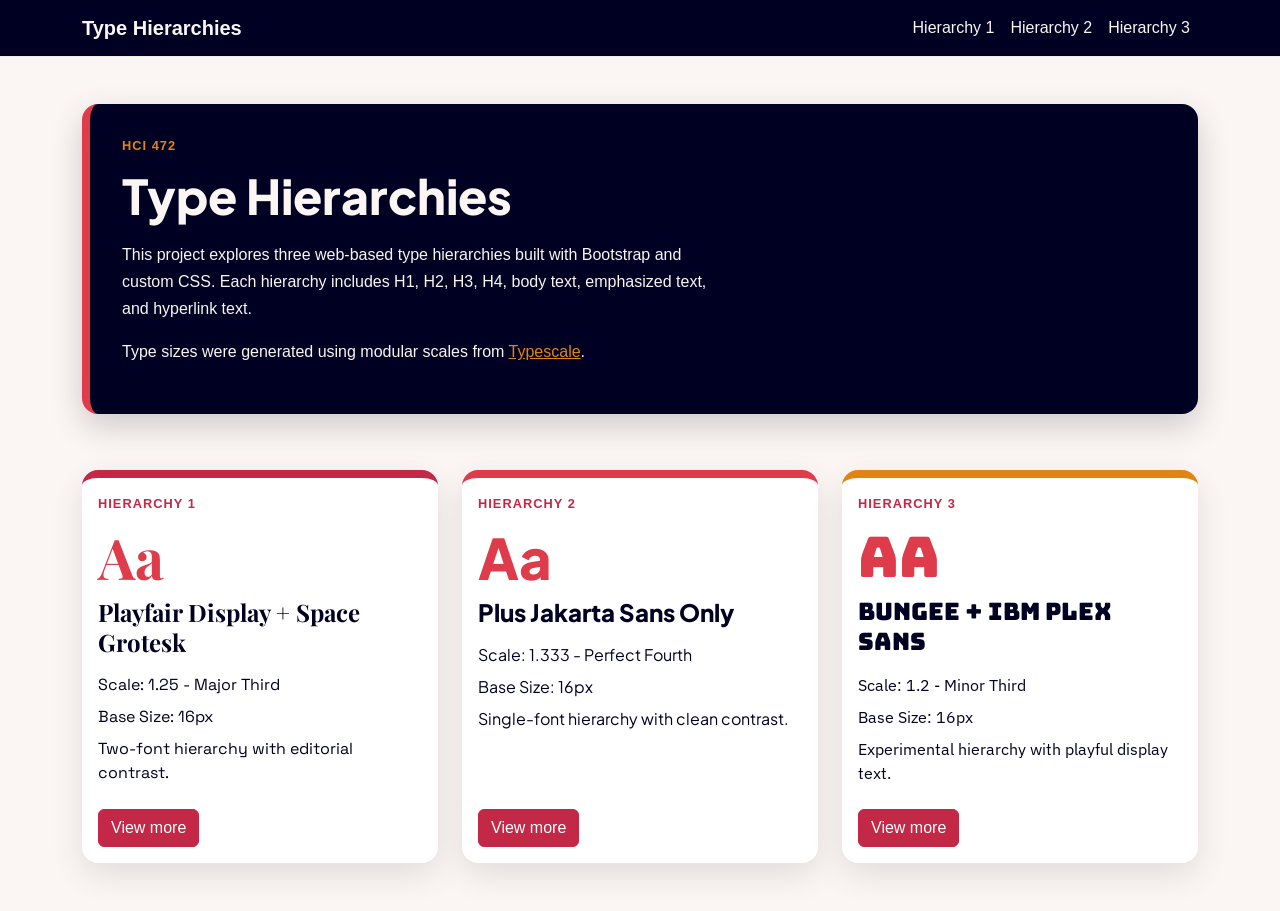
<file: index.html>
<!doctype html>
<html lang="en">
<head>
  <meta charset="UTF-8">
  <meta name="viewport" content="width=device-width, initial-scale=1.0">
  <title>Type Hierarchies Homework</title>
  <link rel="preconnect" href="https://fonts.googleapis.com">
  <link rel="preconnect" href="https://fonts.gstatic.com" crossorigin>
  <link href="https://fonts.googleapis.com/css2?family=Bungee&family=IBM+Plex+Sans:ital,wght@0,400;0,500;0,700;1,400&family=Playfair+Display:wght@600;700;800&family=Plus+Jakarta+Sans:wght@400;500;700;800&family=Space+Grotesk:wght@400;500;700&display=swap" rel="stylesheet">
  <link href="https://cdn.jsdelivr.net/npm/bootstrap@5.3.3/dist/css/bootstrap.min.css" rel="stylesheet">
  <link rel="stylesheet" href="style.css">
</head>
<body class="index-page">
  <nav class="navbar navbar-expand-lg site-nav">
    <div class="container">
      <a class="navbar-brand fw-bold" href="index.html">Type Hierarchies</a>
      <div class="navbar-nav">
        <a class="nav-link" href="hierarchy1.html">Hierarchy 1</a>
        <a class="nav-link" href="hierarchy2.html">Hierarchy 2</a>
        <a class="nav-link" href="hierarchy3.html">Hierarchy 3</a>
      </div>
    </div>
  </nav>

  <main class="container py-5">
    <div class="intro-panel">
      <p class="header">HCI 472</p>
      <h1 class="index-title">Type Hierarchies </h1>
      <p class="index-copy">
        This project explores three web-based type hierarchies built with Bootstrap and custom CSS.
        Each hierarchy includes H1, H2, H3, H4, body text, emphasized text, and hyperlink text.
      </p>
      <p class="index-copy">
        Type sizes were generated using modular scales from
        <a href="https://typescale.com/" target="_blank">Typescale</a>.
      </p>
    </div>

    <div class="row g-4 mt-2">
      <div class="col-md-4">
        <div class="card hierarchy-card card-one h-100">
          <div class="card-body">
            <p class="card-kicker">Hierarchy 1</p>
            <p class="card-specimen" aria-hidden="true">Aa</p>
            <h2 class="card-heading">Playfair Display + Space Grotesk</h2>
            <p class="card-copy">Scale: 1.25 - Major Third</p>
            <p class="card-copy">Base Size: 16px</p>
            <p class="card-copy">Two-font hierarchy with editorial contrast.</p>
            <a href="hierarchy1.html" class="btn btn-card">View more</a>
          </div>
        </div>
      </div>

      <div class="col-md-4">
        <div class="card hierarchy-card card-two h-100">
          <div class="card-body">
            <p class="card-kicker">Hierarchy 2</p>
            <p class="card-specimen" aria-hidden="true">Aa</p>
            <h2 class="card-heading">Plus Jakarta Sans Only</h2>
            <p class="card-copy">Scale: 1.333 - Perfect Fourth</p>
            <p class="card-copy">Base Size: 16px</p>
            <p class="card-copy">Single-font hierarchy with clean contrast.</p>
            <a href="hierarchy2.html" class="btn btn-card">View more</a>
          </div>
        </div>
      </div>

      <div class="col-md-4">
        <div class="card hierarchy-card card-three h-100">
          <div class="card-body">
            <p class="card-kicker">Hierarchy 3</p>
            <p class="card-specimen" aria-hidden="true">Aa</p>
            <h2 class="card-heading">Bungee + IBM Plex Sans</h2>
            <p class="card-copy">Scale: 1.2 - Minor Third</p>
            <p class="card-copy">Base Size: 16px</p>
            <p class="card-copy">Experimental hierarchy with playful display text.</p>
            <a href="hierarchy3.html" class="btn btn-card">View more</a>
          </div>
        </div>
      </div>
    </div>
  </main>
</body>
</html>
</file>
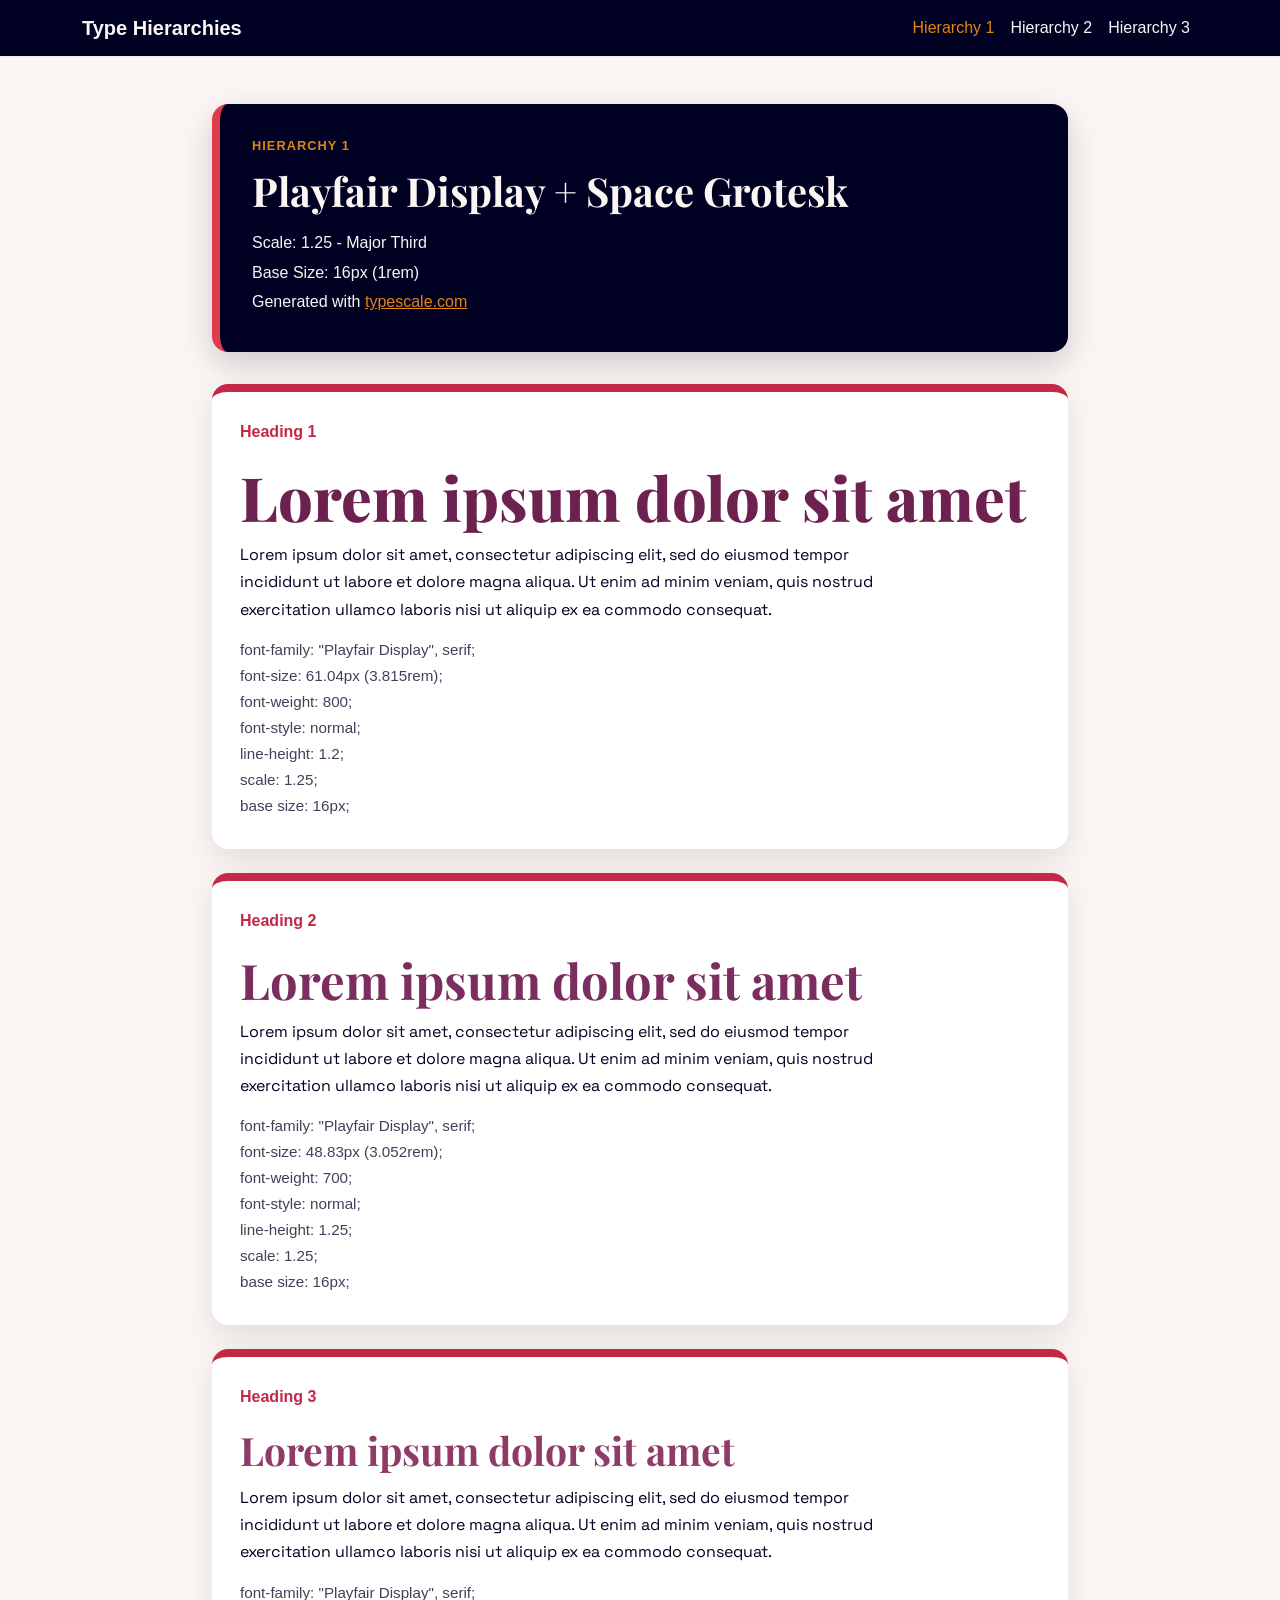
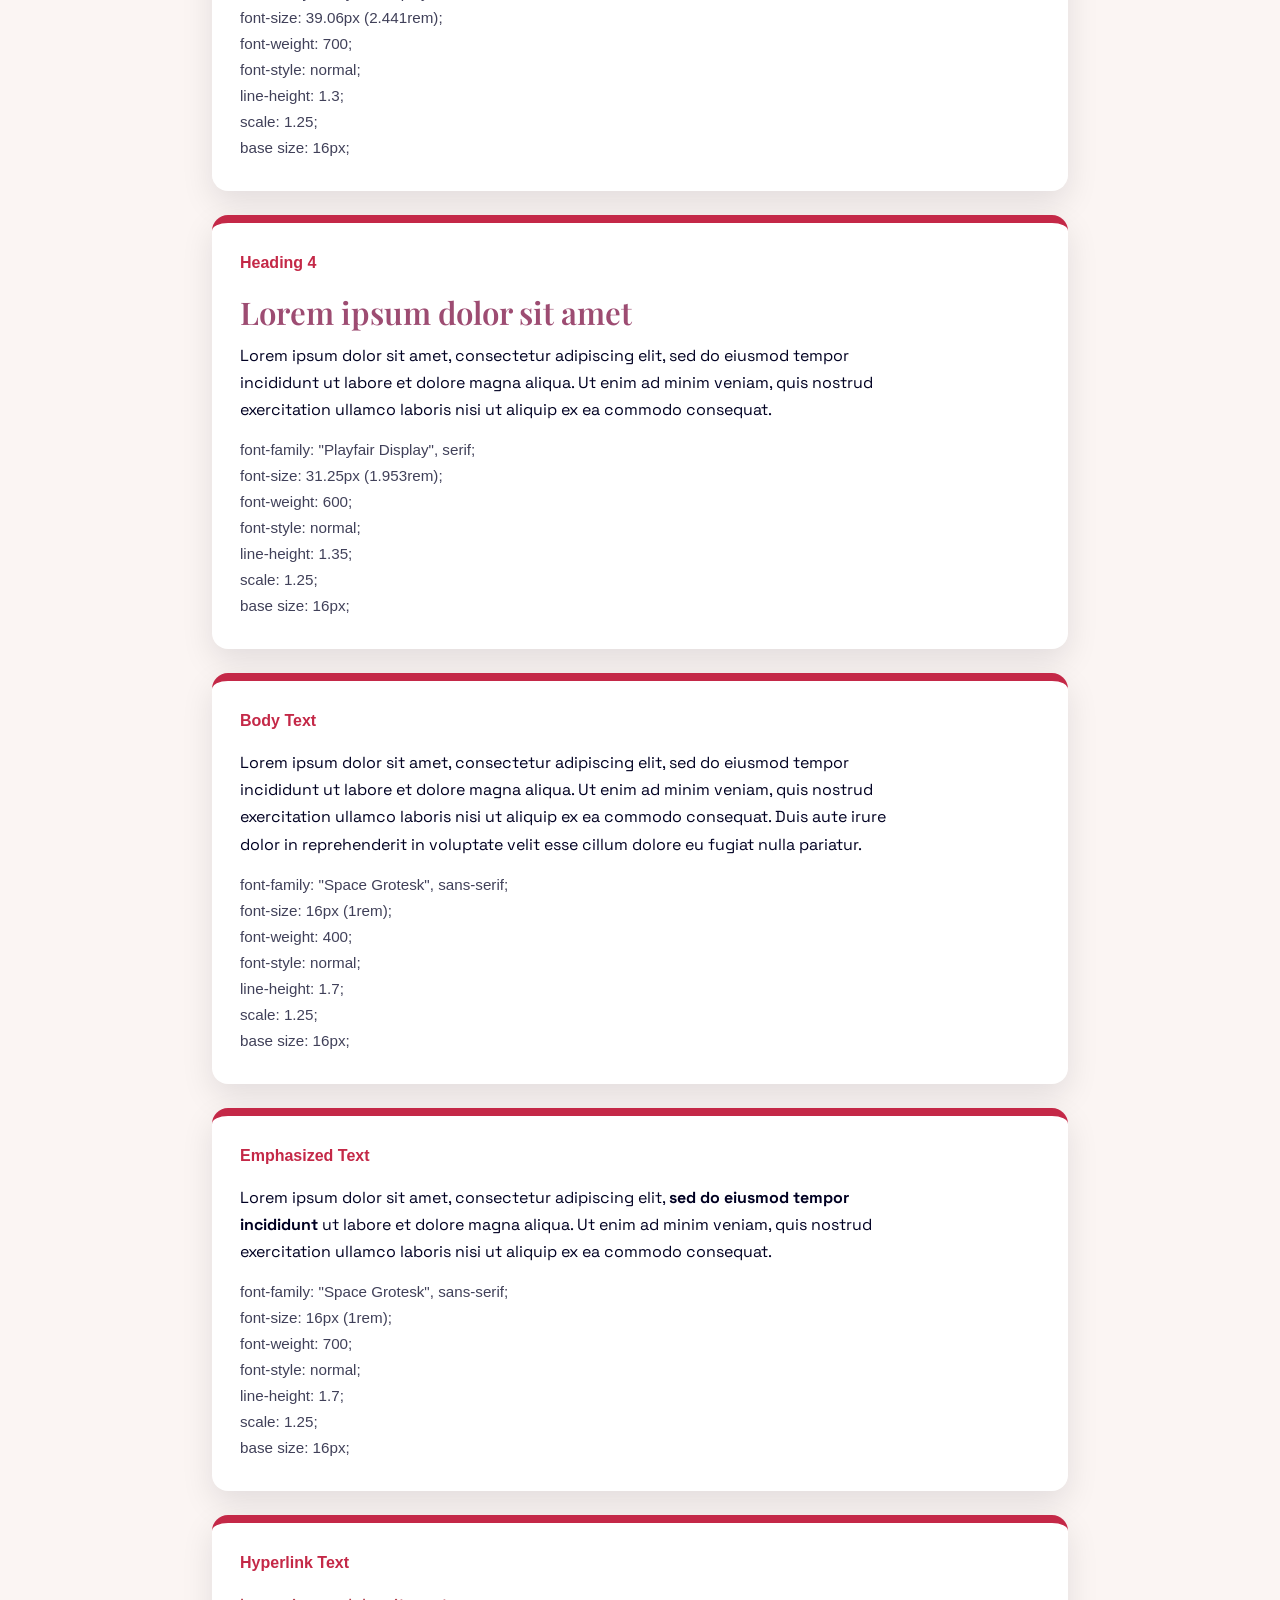
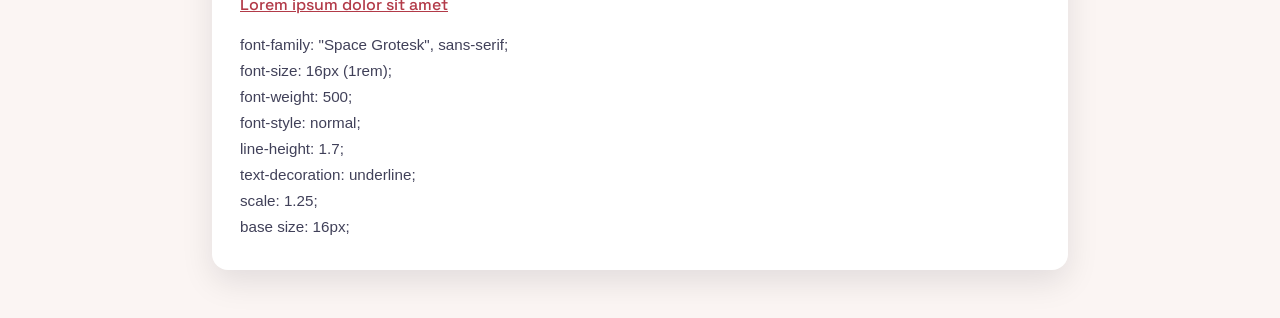
<file: hierarchy1.html>
<!doctype html>
<html lang="en">
<head>
  <meta charset="UTF-8">
  <meta name="viewport" content="width=device-width, initial-scale=1.0">
  <title>Hierarchy 1 - Playfair Display + Space Grotesk</title>
  <link rel="preconnect" href="https://fonts.googleapis.com">
  <link rel="preconnect" href="https://fonts.gstatic.com" crossorigin>
  <link href="https://fonts.googleapis.com/css2?family=Playfair+Display:wght@600;700;800&family=Space+Grotesk:wght@400;500;700&display=swap" rel="stylesheet">
  <link href="https://cdn.jsdelivr.net/npm/bootstrap@5.3.3/dist/css/bootstrap.min.css" rel="stylesheet">
  <link rel="stylesheet" href="style.css">
</head>
<body class="hierarchy-one">
  <nav class="navbar navbar-expand-lg site-nav">
    <div class="container">
      <a class="navbar-brand fw-bold" href="index.html">Type Hierarchies</a>
      <div class="navbar-nav">
        <a class="nav-link active" href="hierarchy1.html">Hierarchy 1</a>
        <a class="nav-link" href="hierarchy2.html">Hierarchy 2</a>
        <a class="nav-link" href="hierarchy3.html">Hierarchy 3</a>
      </div>
    </div>
  </nav>

  <main class="container py-5 hierarchy-layout">
    <div class="page-header-block">
      <p class="header">Hierarchy 1</p>
      <h1 class="page-title">Playfair Display + Space Grotesk</h1>
      <p class="meta">Scale: 1.25 - Major Third</p>
      <p class="meta">Base Size: 16px (1rem)</p>
      <p class="meta">Generated with <a href="https://typescale.com/" target="_blank">typescale.com</a></p>
    </div>

    <section class="spec-block">
      <p class="label">Heading 1</p>
      <h1 class="h1-sample">Lorem ipsum dolor sit amet</h1>
      <p class="body-sample">
        Lorem ipsum dolor sit amet, consectetur adipiscing elit, sed do eiusmod tempor incididunt ut labore et dolore magna aliqua. Ut enim ad minim veniam, quis nostrud exercitation ullamco laboris nisi ut aliquip ex ea commodo consequat.
      </p>
      <p class="spec">font-family: "Playfair Display", serif;</p>
      <p class="spec">font-size: 61.04px (3.815rem);</p>
      <p class="spec">font-weight: 800;</p>
      <p class="spec">font-style: normal;</p>
      <p class="spec">line-height: 1.2;</p>
      <p class="spec">scale: 1.25;</p>
      <p class="spec">base size: 16px;</p>
    </section>

    <section class="spec-block">
      <p class="label">Heading 2</p>
      <h2 class="h2-sample">Lorem ipsum dolor sit amet</h2>
      <p class="body-sample">
        Lorem ipsum dolor sit amet, consectetur adipiscing elit, sed do eiusmod tempor incididunt ut labore et dolore magna aliqua. Ut enim ad minim veniam, quis nostrud exercitation ullamco laboris nisi ut aliquip ex ea commodo consequat.
      </p>
      <p class="spec">font-family: "Playfair Display", serif;</p>
      <p class="spec">font-size: 48.83px (3.052rem);</p>
      <p class="spec">font-weight: 700;</p>
      <p class="spec">font-style: normal;</p>
      <p class="spec">line-height: 1.25;</p>
      <p class="spec">scale: 1.25;</p>
      <p class="spec">base size: 16px;</p>
    </section>

    <section class="spec-block">
      <p class="label">Heading 3</p>
      <h3 class="h3-sample">Lorem ipsum dolor sit amet</h3>
      <p class="body-sample">
        Lorem ipsum dolor sit amet, consectetur adipiscing elit, sed do eiusmod tempor incididunt ut labore et dolore magna aliqua. Ut enim ad minim veniam, quis nostrud exercitation ullamco laboris nisi ut aliquip ex ea commodo consequat.
      </p>
      <p class="spec">font-family: "Playfair Display", serif;</p>
      <p class="spec">font-size: 39.06px (2.441rem);</p>
      <p class="spec">font-weight: 700;</p>
      <p class="spec">font-style: normal;</p>
      <p class="spec">line-height: 1.3;</p>
      <p class="spec">scale: 1.25;</p>
      <p class="spec">base size: 16px;</p>
    </section>

    <section class="spec-block">
      <p class="label">Heading 4</p>
      <h4 class="h4-sample">Lorem ipsum dolor sit amet</h4>
      <p class="body-sample">
        Lorem ipsum dolor sit amet, consectetur adipiscing elit, sed do eiusmod tempor incididunt ut labore et dolore magna aliqua. Ut enim ad minim veniam, quis nostrud exercitation ullamco laboris nisi ut aliquip ex ea commodo consequat.
      </p>
      <p class="spec">font-family: "Playfair Display", serif;</p>
      <p class="spec">font-size: 31.25px (1.953rem);</p>
      <p class="spec">font-weight: 600;</p>
      <p class="spec">font-style: normal;</p>
      <p class="spec">line-height: 1.35;</p>
      <p class="spec">scale: 1.25;</p>
      <p class="spec">base size: 16px;</p>
    </section>

    <section class="spec-block">
      <p class="label">Body Text</p>
      <p class="body-sample">
        Lorem ipsum dolor sit amet, consectetur adipiscing elit, sed do eiusmod tempor incididunt ut labore et dolore magna aliqua. Ut enim ad minim veniam, quis nostrud exercitation ullamco laboris nisi ut aliquip ex ea commodo consequat. Duis aute irure dolor in reprehenderit in voluptate velit esse cillum dolore eu fugiat nulla pariatur.
      </p>
      <p class="spec">font-family: "Space Grotesk", sans-serif;</p>
      <p class="spec">font-size: 16px (1rem);</p>
      <p class="spec">font-weight: 400;</p>
      <p class="spec">font-style: normal;</p>
      <p class="spec">line-height: 1.7;</p>
      <p class="spec">scale: 1.25;</p>
      <p class="spec">base size: 16px;</p>
    </section>

    <section class="spec-block">
      <p class="label">Emphasized Text</p>
      <p class="body-sample">
        Lorem ipsum dolor sit amet, consectetur adipiscing elit, <em class="emphasis-sample">sed do eiusmod tempor incididunt</em> ut labore et dolore magna aliqua. Ut enim ad minim veniam, quis nostrud exercitation ullamco laboris nisi ut aliquip ex ea commodo consequat.
      </p>
      <p class="spec">font-family: "Space Grotesk", sans-serif;</p>
      <p class="spec">font-size: 16px (1rem);</p>
      <p class="spec">font-weight: 700;</p>
      <p class="spec">font-style: normal;</p>
      <p class="spec">line-height: 1.7;</p>
      <p class="spec">scale: 1.25;</p>
      <p class="spec">base size: 16px;</p>
    </section>

    <section class="spec-block">
      <p class="label">Hyperlink Text</p>
      <p><a href="#" class="link-sample">Lorem ipsum dolor sit amet </a></p>
      <p class="spec">font-family: "Space Grotesk", sans-serif;</p>
      <p class="spec">font-size: 16px (1rem);</p>
      <p class="spec">font-weight: 500;</p>
      <p class="spec">font-style: normal;</p>
      <p class="spec">line-height: 1.7;</p>
      <p class="spec">text-decoration: underline;</p>
      <p class="spec">scale: 1.25;</p>
      <p class="spec">base size: 16px;</p>
    </section>
  </main>
</body>
</html>
</file>
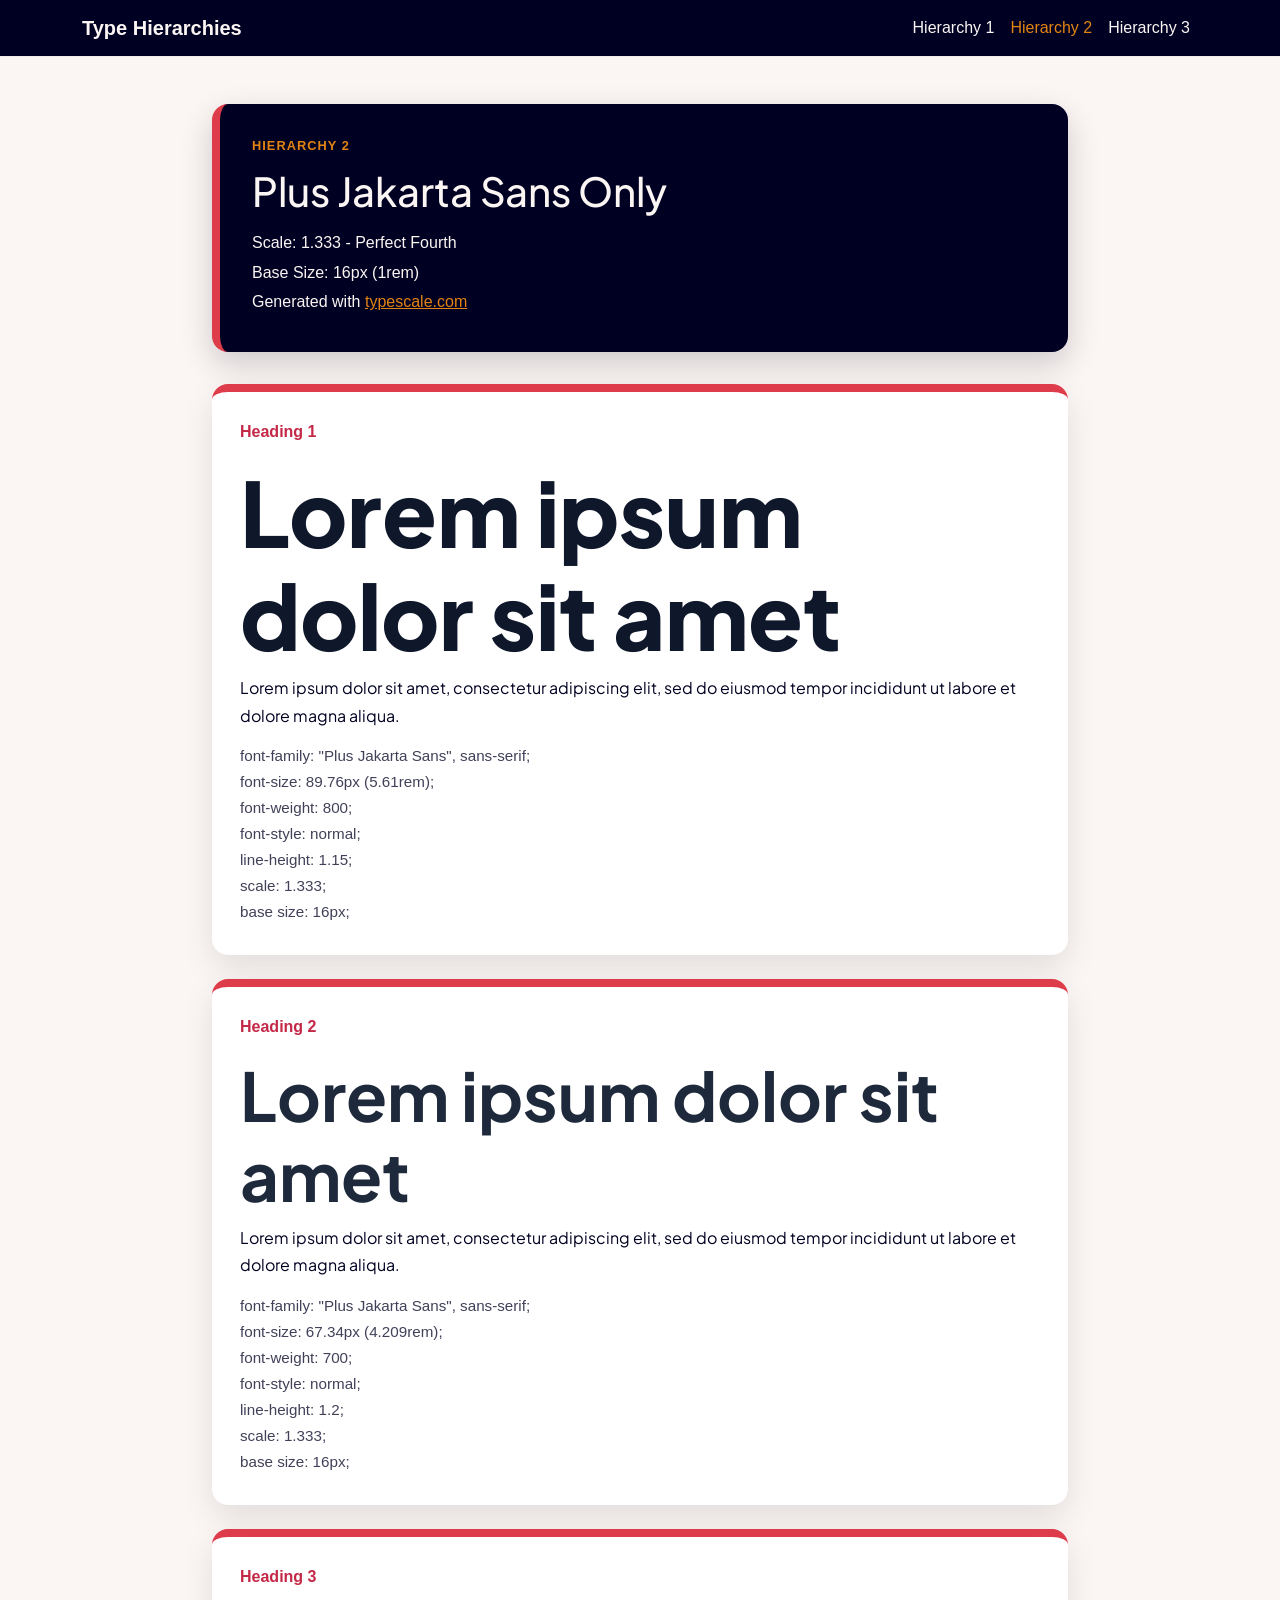
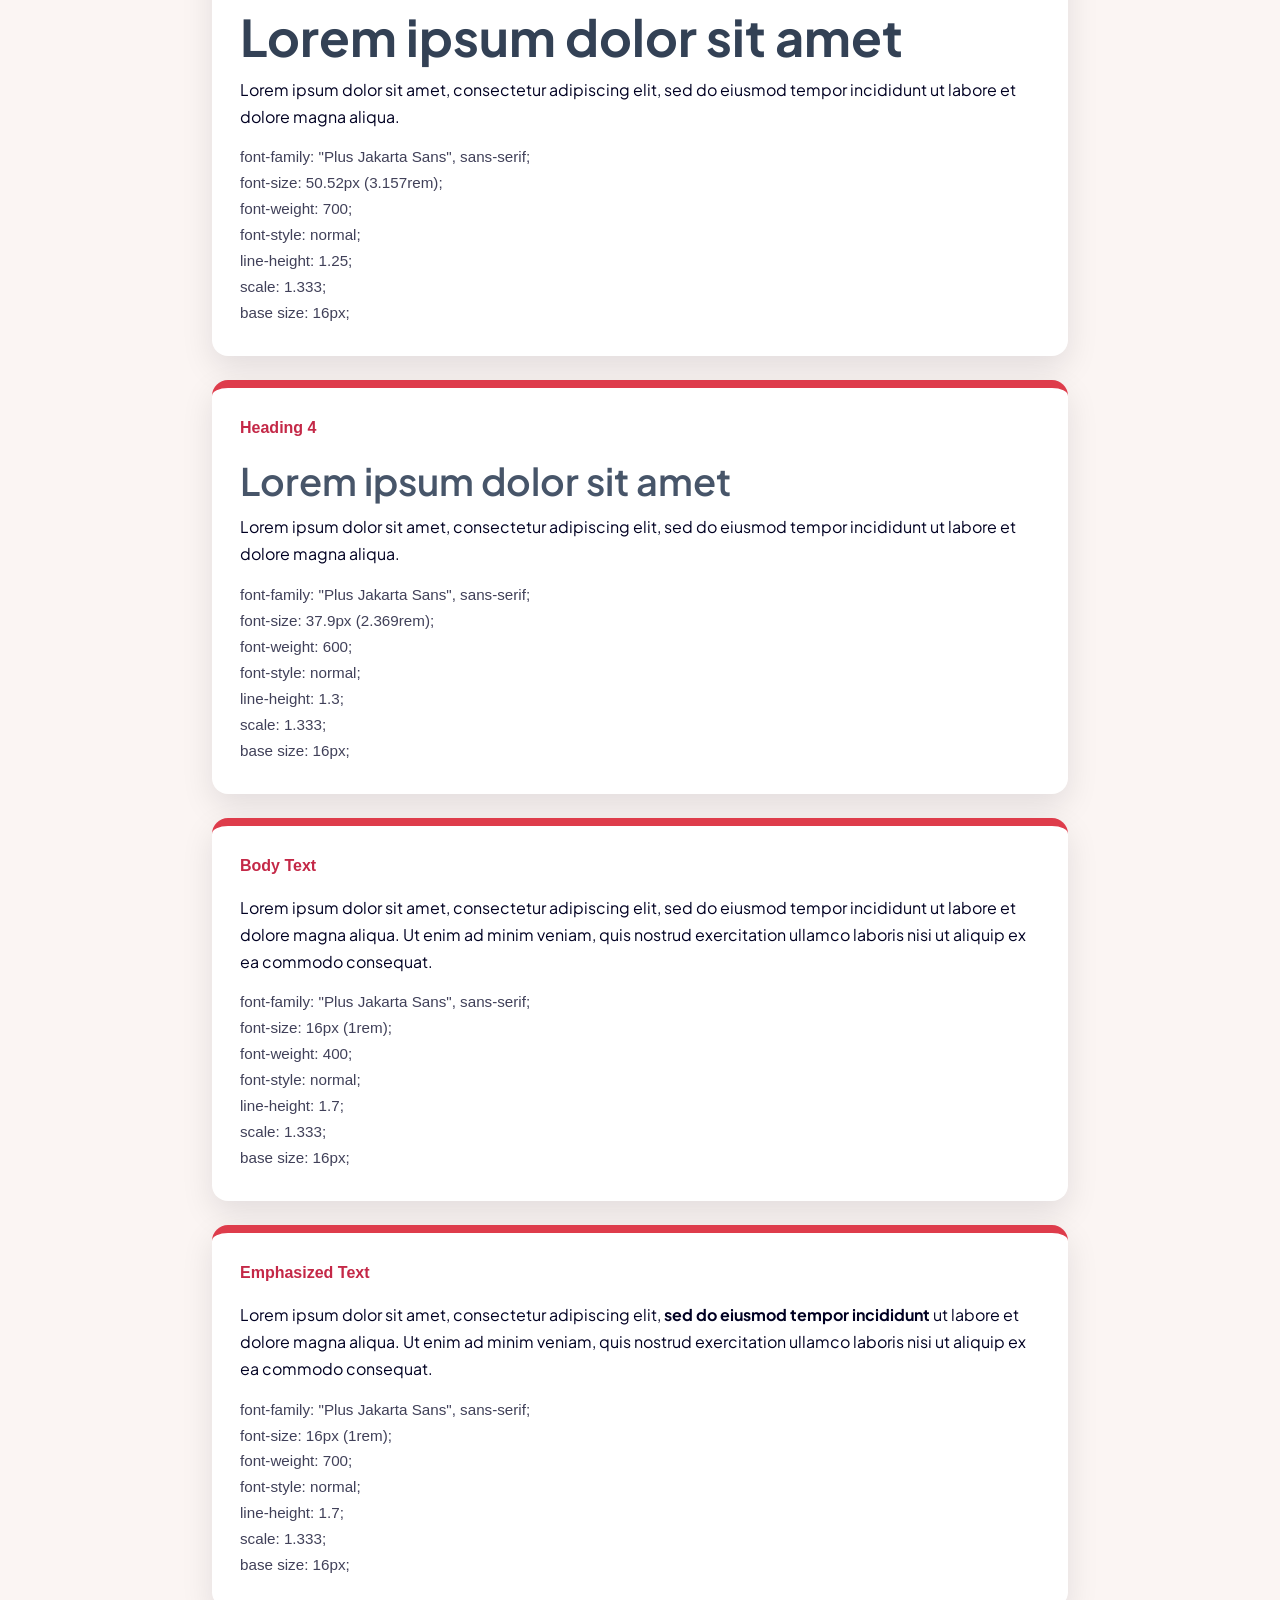
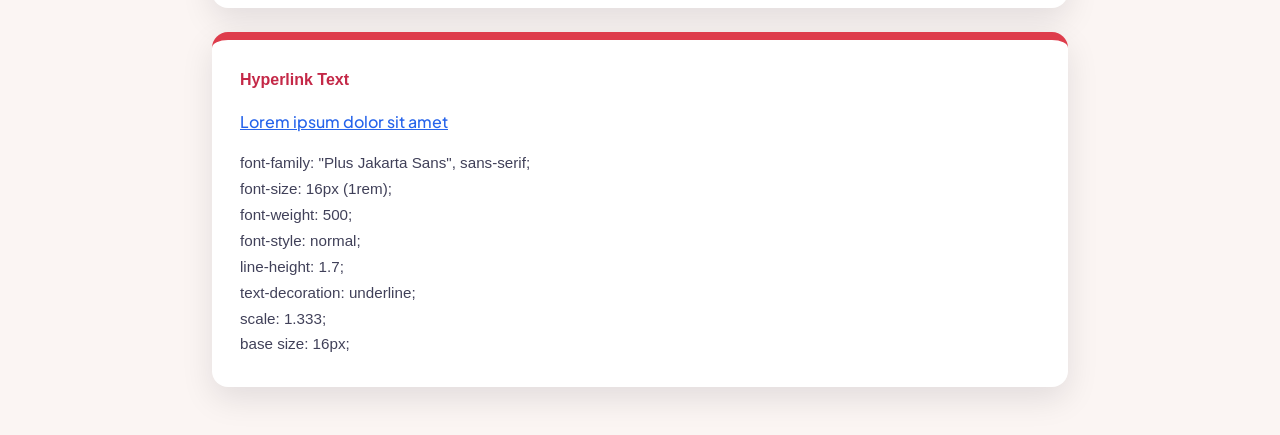
<file: hierarchy2.html>
<!doctype html>
<html lang="en">
<head>
  <meta charset="UTF-8">
  <meta name="viewport" content="width=device-width, initial-scale=1.0">
  <title>Hierarchy 2 - Plus Jakarta Sans Only</title>
  <link rel="preconnect" href="https://fonts.googleapis.com">
  <link rel="preconnect" href="https://fonts.gstatic.com" crossorigin>
  <link href="https://fonts.googleapis.com/css2?family=Plus+Jakarta+Sans:wght@400;500;600;700;800&display=swap" rel="stylesheet">
  <link href="https://cdn.jsdelivr.net/npm/bootstrap@5.3.3/dist/css/bootstrap.min.css" rel="stylesheet">
  <link rel="stylesheet" href="style.css">
</head>
<body class="hierarchy-two">
  <nav class="navbar navbar-expand-lg site-nav">
    <div class="container">
      <a class="navbar-brand fw-bold" href="index.html">Type Hierarchies</a>
      <div class="navbar-nav">
        <a class="nav-link" href="hierarchy1.html">Hierarchy 1</a>
        <a class="nav-link active" href="hierarchy2.html">Hierarchy 2</a>
        <a class="nav-link" href="hierarchy3.html">Hierarchy 3</a>
      </div>
    </div>
  </nav>

  <main class="container py-5 hierarchy-layout">
    <div class="page-header-block">
      <p class="header">Hierarchy 2</p>
      <h1 class="page-title">Plus Jakarta Sans Only</h1>
      <p class="meta">Scale: 1.333 - Perfect Fourth</p>
      <p class="meta">Base Size: 16px (1rem)</p>
      <p class="meta">Generated with <a href="https://typescale.com/" target="_blank">typescale.com</a></p>
    </div>

    <section class="spec-block">
      <p class="label">Heading 1</p>
      <h1 class="h1-sample">Lorem ipsum dolor sit amet</h1>
      <p class="body-sample">
        Lorem ipsum dolor sit amet, consectetur adipiscing elit, sed do eiusmod tempor incididunt ut labore et dolore magna aliqua.
      </p>
      <p class="spec">font-family: "Plus Jakarta Sans", sans-serif;</p>
      <p class="spec">font-size: 89.76px (5.61rem);</p>
      <p class="spec">font-weight: 800;</p>
      <p class="spec">font-style: normal;</p>
      <p class="spec">line-height: 1.15;</p>
      <p class="spec">scale: 1.333;</p>
      <p class="spec">base size: 16px;</p>
    </section>

    <section class="spec-block">
      <p class="label">Heading 2</p>
      <h2 class="h2-sample">Lorem ipsum dolor sit amet</h2>
      <p class="body-sample">
        Lorem ipsum dolor sit amet, consectetur adipiscing elit, sed do eiusmod tempor incididunt ut labore et dolore magna aliqua.
      </p>
      <p class="spec">font-family: "Plus Jakarta Sans", sans-serif;</p>
      <p class="spec">font-size: 67.34px (4.209rem);</p>
      <p class="spec">font-weight: 700;</p>
      <p class="spec">font-style: normal;</p>
      <p class="spec">line-height: 1.2;</p>
      <p class="spec">scale: 1.333;</p>
      <p class="spec">base size: 16px;</p>
    </section>

    <section class="spec-block">
      <p class="label">Heading 3</p>
      <h3 class="h3-sample">Lorem ipsum dolor sit amet</h3>
      <p class="body-sample">
        Lorem ipsum dolor sit amet, consectetur adipiscing elit, sed do eiusmod tempor incididunt ut labore et dolore magna aliqua.
      </p>
      <p class="spec">font-family: "Plus Jakarta Sans", sans-serif;</p>
      <p class="spec">font-size: 50.52px (3.157rem);</p>
      <p class="spec">font-weight: 700;</p>
      <p class="spec">font-style: normal;</p>
      <p class="spec">line-height: 1.25;</p>
      <p class="spec">scale: 1.333;</p>
      <p class="spec">base size: 16px;</p>
    </section>

    <section class="spec-block">
      <p class="label">Heading 4</p>
      <h4 class="h4-sample">Lorem ipsum dolor sit amet</h4>
      <p class="body-sample">
        Lorem ipsum dolor sit amet, consectetur adipiscing elit, sed do eiusmod tempor incididunt ut labore et dolore magna aliqua.
      </p>
      <p class="spec">font-family: "Plus Jakarta Sans", sans-serif;</p>
      <p class="spec">font-size: 37.9px (2.369rem);</p>
      <p class="spec">font-weight: 600;</p>
      <p class="spec">font-style: normal;</p>
      <p class="spec">line-height: 1.3;</p>
      <p class="spec">scale: 1.333;</p>
      <p class="spec">base size: 16px;</p>
    </section>

    <section class="spec-block">
      <p class="label">Body Text</p>
      <p class="body-sample">
        Lorem ipsum dolor sit amet, consectetur adipiscing elit, sed do eiusmod tempor incididunt ut labore et dolore magna aliqua. Ut enim ad minim veniam, quis nostrud exercitation ullamco laboris nisi ut aliquip ex ea commodo consequat.
      </p>
      <p class="spec">font-family: "Plus Jakarta Sans", sans-serif;</p>
      <p class="spec">font-size: 16px (1rem);</p>
      <p class="spec">font-weight: 400;</p>
      <p class="spec">font-style: normal;</p>
      <p class="spec">line-height: 1.7;</p>
      <p class="spec">scale: 1.333;</p>
      <p class="spec">base size: 16px;</p>
    </section>

    <section class="spec-block">
      <p class="label">Emphasized Text</p>
      <p class="body-sample">
        Lorem ipsum dolor sit amet, consectetur adipiscing elit, <em class="emphasis-sample">sed do eiusmod tempor incididunt</em> ut labore et dolore magna aliqua. Ut enim ad minim veniam, quis nostrud exercitation ullamco laboris nisi ut aliquip ex ea commodo consequat.
      </p>
      <p class="spec">font-family: "Plus Jakarta Sans", sans-serif;</p>
      <p class="spec">font-size: 16px (1rem);</p>
      <p class="spec">font-weight: 700;</p>
      <p class="spec">font-style: normal;</p>
      <p class="spec">line-height: 1.7;</p>
      <p class="spec">scale: 1.333;</p>
      <p class="spec">base size: 16px;</p>
    </section>

    <section class="spec-block">
      <p class="label">Hyperlink Text</p>
      <p><a href="#" class="link-sample">Lorem ipsum dolor sit amet </a></p>
      <p class="spec">font-family: "Plus Jakarta Sans", sans-serif;</p>
      <p class="spec">font-size: 16px (1rem);</p>
      <p class="spec">font-weight: 500;</p>
      <p class="spec">font-style: normal;</p>
      <p class="spec">line-height: 1.7;</p>
      <p class="spec">text-decoration: underline;</p>
      <p class="spec">scale: 1.333;</p>
      <p class="spec">base size: 16px;</p>
    </section>
  </main>
</body>
</html>
</file>
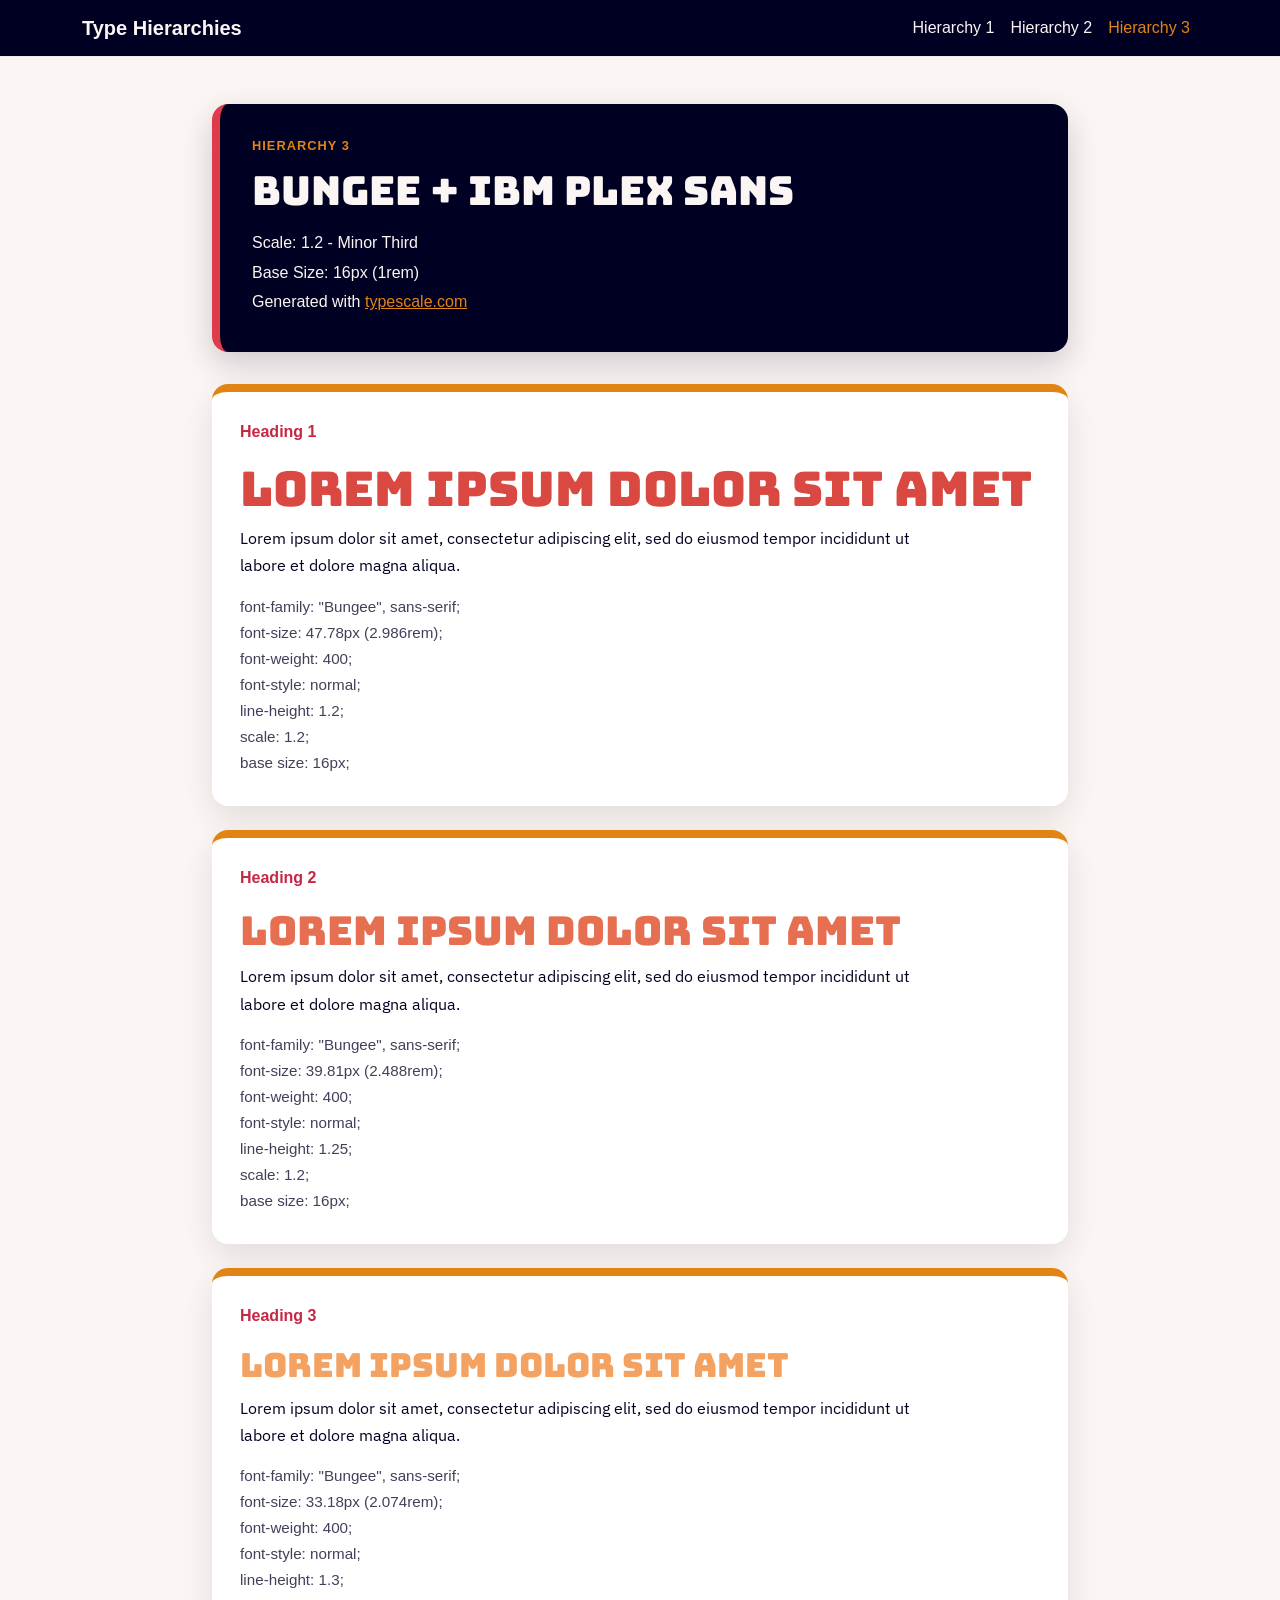
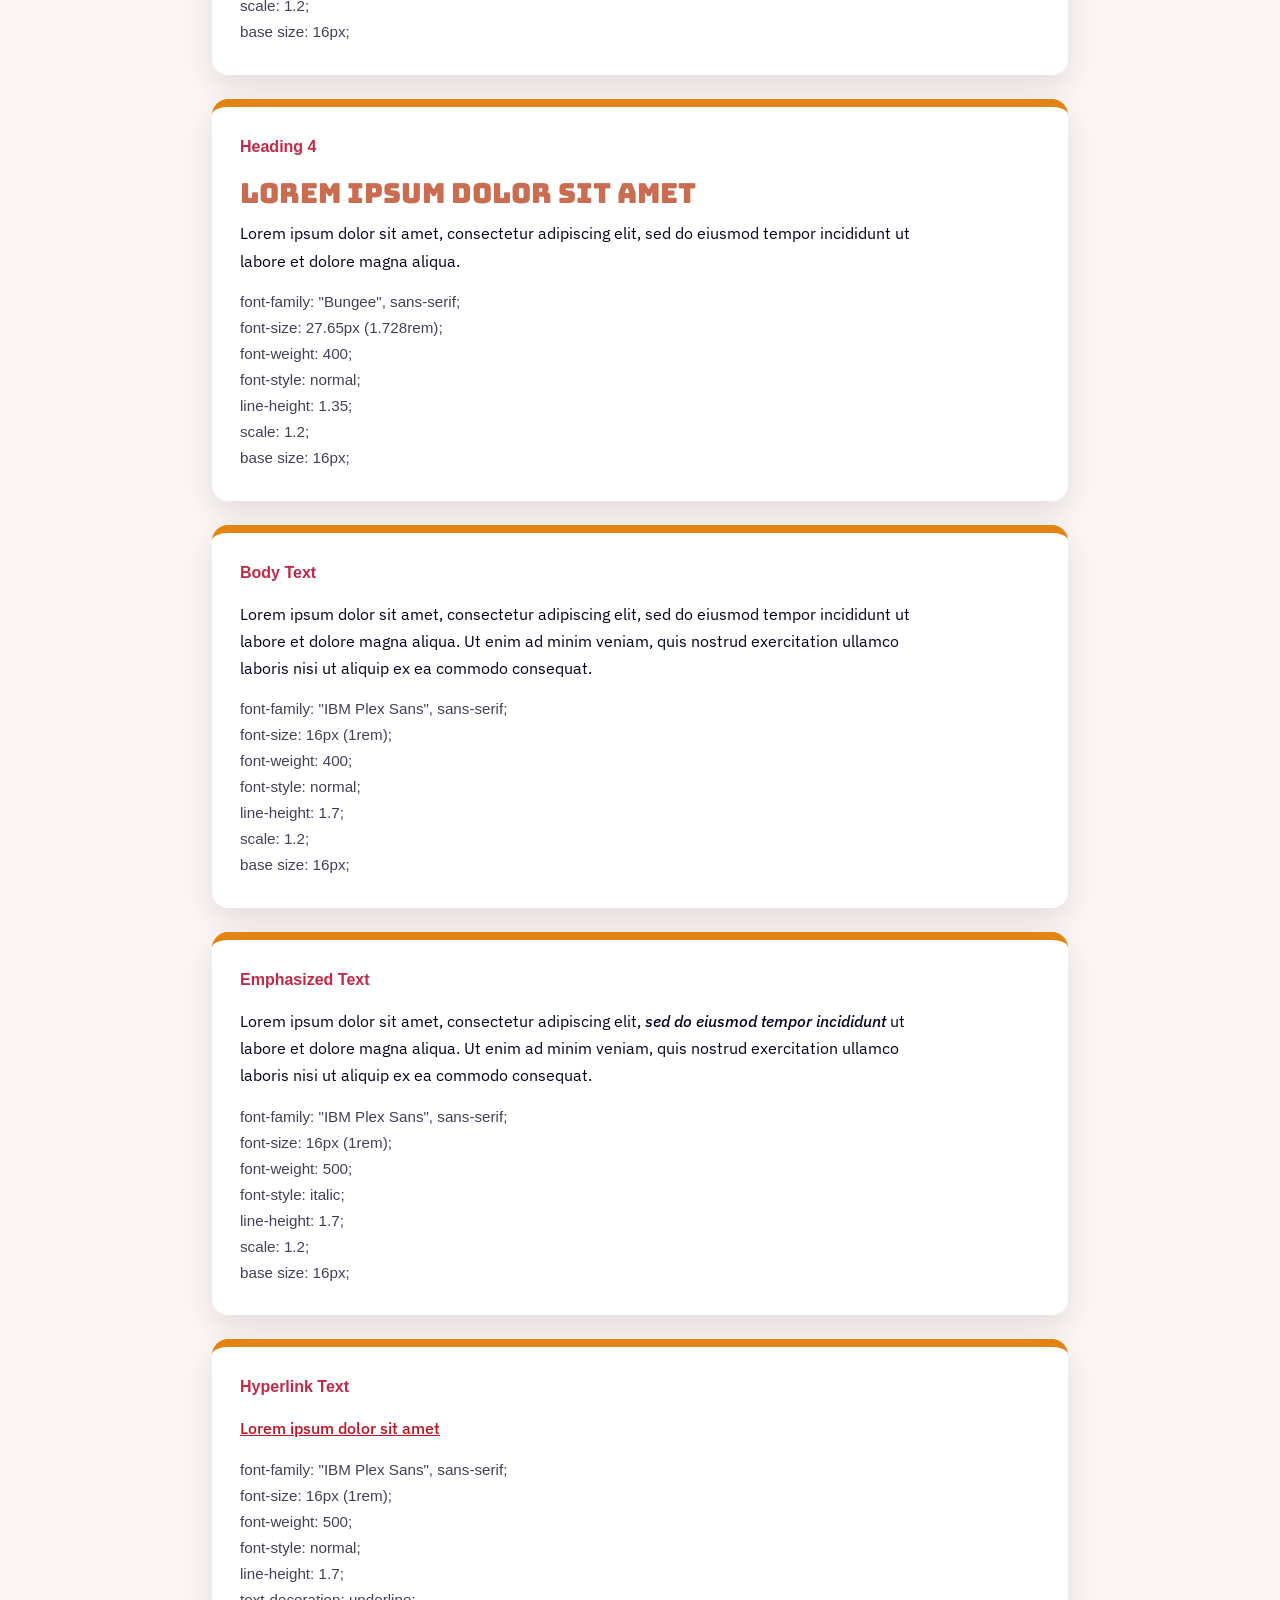
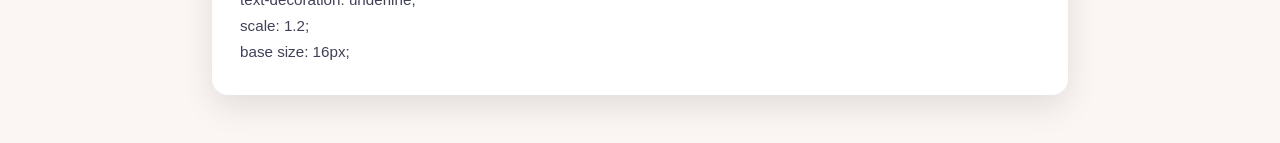
<file: hierarchy3.html>
<!doctype html>
<html lang="en">
<head>
  <meta charset="UTF-8">
  <meta name="viewport" content="width=device-width, initial-scale=1.0">
  <title>Hierarchy 3 - Bungee + IBM Plex Sans</title>
  <link rel="preconnect" href="https://fonts.googleapis.com">
  <link rel="preconnect" href="https://fonts.gstatic.com" crossorigin>
  <link href="https://fonts.googleapis.com/css2?family=Bungee&family=IBM+Plex+Sans:ital,wght@0,400;0,500;0,700;1,400;1,500&display=swap" rel="stylesheet">
  <link href="https://cdn.jsdelivr.net/npm/bootstrap@5.3.3/dist/css/bootstrap.min.css" rel="stylesheet">
  <link rel="stylesheet" href="style.css">
</head>
<body class="hierarchy-three">
  <nav class="navbar navbar-expand-lg site-nav">
    <div class="container">
      <a class="navbar-brand fw-bold" href="index.html">Type Hierarchies</a>
      <div class="navbar-nav">
        <a class="nav-link" href="hierarchy1.html">Hierarchy 1</a>
        <a class="nav-link" href="hierarchy2.html">Hierarchy 2</a>
        <a class="nav-link active" href="hierarchy3.html">Hierarchy 3</a>
      </div>
    </div>
  </nav>

  <main class="container py-5 hierarchy-layout">
    <div class="page-header-block">
      <p class="header">Hierarchy 3</p>
      <h1 class="page-title">Bungee + IBM Plex Sans</h1>
      <p class="meta">Scale: 1.2 - Minor Third</p>
      <p class="meta">Base Size: 16px (1rem)</p>
      <p class="meta">Generated with <a href="https://typescale.com/" target="_blank">typescale.com</a></p>
    </div>

    <section class="spec-block">
      <p class="label">Heading 1</p>
      <h1 class="h1-sample">Lorem ipsum dolor sit amet</h1>
      <p class="body-sample">
        Lorem ipsum dolor sit amet, consectetur adipiscing elit, sed do eiusmod tempor incididunt ut labore et dolore magna aliqua.
      </p>
      <p class="spec">font-family: "Bungee", sans-serif;</p>
      <p class="spec">font-size: 47.78px (2.986rem);</p>
      <p class="spec">font-weight: 400;</p>
      <p class="spec">font-style: normal;</p>
      <p class="spec">line-height: 1.2;</p>
      <p class="spec">scale: 1.2;</p>
      <p class="spec">base size: 16px;</p>
    </section>

    <section class="spec-block">
      <p class="label">Heading 2</p>
      <h2 class="h2-sample">Lorem ipsum dolor sit amet</h2>
      <p class="body-sample">
        Lorem ipsum dolor sit amet, consectetur adipiscing elit, sed do eiusmod tempor incididunt ut labore et dolore magna aliqua.
      </p>
      <p class="spec">font-family: "Bungee", sans-serif;</p>
      <p class="spec">font-size: 39.81px (2.488rem);</p>
      <p class="spec">font-weight: 400;</p>
      <p class="spec">font-style: normal;</p>
      <p class="spec">line-height: 1.25;</p>
      <p class="spec">scale: 1.2;</p>
      <p class="spec">base size: 16px;</p>
    </section>

    <section class="spec-block">
      <p class="label">Heading 3</p>
      <h3 class="h3-sample">Lorem ipsum dolor sit amet</h3>
      <p class="body-sample">
        Lorem ipsum dolor sit amet, consectetur adipiscing elit, sed do eiusmod tempor incididunt ut labore et dolore magna aliqua.
      </p>
      <p class="spec">font-family: "Bungee", sans-serif;</p>
      <p class="spec">font-size: 33.18px (2.074rem);</p>
      <p class="spec">font-weight: 400;</p>
      <p class="spec">font-style: normal;</p>
      <p class="spec">line-height: 1.3;</p>
      <p class="spec">scale: 1.2;</p>
      <p class="spec">base size: 16px;</p>
    </section>

    <section class="spec-block">
      <p class="label">Heading 4</p>
      <h4 class="h4-sample">Lorem ipsum dolor sit amet</h4>
      <p class="body-sample">
        Lorem ipsum dolor sit amet, consectetur adipiscing elit, sed do eiusmod tempor incididunt ut labore et dolore magna aliqua.
      </p>
      <p class="spec">font-family: "Bungee", sans-serif;</p>
      <p class="spec">font-size: 27.65px (1.728rem);</p>
      <p class="spec">font-weight: 400;</p>
      <p class="spec">font-style: normal;</p>
      <p class="spec">line-height: 1.35;</p>
      <p class="spec">scale: 1.2;</p>
      <p class="spec">base size: 16px;</p>
    </section>

    <section class="spec-block">
      <p class="label">Body Text</p>
      <p class="body-sample">
        Lorem ipsum dolor sit amet, consectetur adipiscing elit, sed do eiusmod tempor incididunt ut labore et dolore magna aliqua. Ut enim ad minim veniam, quis nostrud exercitation ullamco laboris nisi ut aliquip ex ea commodo consequat.
      </p>
      <p class="spec">font-family: "IBM Plex Sans", sans-serif;</p>
      <p class="spec">font-size: 16px (1rem);</p>
      <p class="spec">font-weight: 400;</p>
      <p class="spec">font-style: normal;</p>
      <p class="spec">line-height: 1.7;</p>
      <p class="spec">scale: 1.2;</p>
      <p class="spec">base size: 16px;</p>
    </section>

    <section class="spec-block">
      <p class="label">Emphasized Text</p>
      <p class="body-sample">
        Lorem ipsum dolor sit amet, consectetur adipiscing elit, <em class="emphasis-sample">sed do eiusmod tempor incididunt</em> ut labore et dolore magna aliqua. Ut enim ad minim veniam, quis nostrud exercitation ullamco laboris nisi ut aliquip ex ea commodo consequat.
      </p>
      <p class="spec">font-family: "IBM Plex Sans", sans-serif;</p>
      <p class="spec">font-size: 16px (1rem);</p>
      <p class="spec">font-weight: 500;</p>
      <p class="spec">font-style: italic;</p>
      <p class="spec">line-height: 1.7;</p>
      <p class="spec">scale: 1.2;</p>
      <p class="spec">base size: 16px;</p>
    </section>

    <section class="spec-block">
      <p class="label">Hyperlink Text</p>
      <p><a href="#" class="link-sample">Lorem ipsum dolor sit amet </a></p>
      <p class="spec">font-family: "IBM Plex Sans", sans-serif;</p>
      <p class="spec">font-size: 16px (1rem);</p>
      <p class="spec">font-weight: 500;</p>
      <p class="spec">font-style: normal;</p>
      <p class="spec">line-height: 1.7;</p>
      <p class="spec">text-decoration: underline;</p>
      <p class="spec">scale: 1.2;</p>
      <p class="spec">base size: 16px;</p>
    </section>
  </main>
</body>
</html>
</file>
<file: style.css>
:root {
    --cream: #FBF5F3;
    --orange: #E28413;
    --navy: #000022;
    --red: #DE3C4B;
    --crimson: #C42847;
  }

  body {
    margin: 0;
    background: var(--cream);
    color: var(--navy);
  }
  
  .index-page,
  .hierarchy-one,
  .hierarchy-two,
  .hierarchy-three {
    min-height: 100vh;
  }
  
  /* shared ui */
  .navbar-brand,
  .nav-link,
  .btn,
  .meta,
  .label,
  .spec,
  .header,
  .card-kicker {
    font-family: Arial, sans-serif;
  }
  
  .navbar {
    box-shadow: 0 1px 0 rgba(0, 0, 0, 0.04);
  }
  
  .hierarchy-layout {
    max-width: 880px;
  }
  
  .page-header-block,
  .intro-panel {
    background: #ffffff;
    border: 1px solid #e5e7eb;
    border-radius: 16px;
    padding: 2rem;
    margin-bottom: 2rem;
    box-shadow: 0 8px 24px rgba(15, 23, 42, 0.04);
  }
  
  .intro-panel {
    margin-bottom: 2rem;
  }
  
  .header {
    font-size: 0.8rem;
    font-weight: 700;
    letter-spacing: 0.08em;
    text-transform: uppercase;
    color: #6b7280;
    margin-bottom: 0.75rem;
  }
  
  .page-title {
    font-size: 2.5rem;
    margin-bottom: 1rem;
    color: #111827;
  }
  
  .index-title {
    font-family: "Plus Jakarta Sans", sans-serif;
    font-size: 3rem;
    font-weight: 800;
    margin-bottom: 1rem;
    color: #111827;
  }
  
  .index-copy {
    font-family: Arial, sans-serif;
    font-size: 1rem;
    line-height: 1.7;
    max-width: 68ch;
  }
  
  .meta {
    margin-bottom: 0.35rem;
    color: #4b5563;
  }
  
  .hierarchy-card {
    border: 1px solid #e5e7eb;
    border-radius: 16px;
    box-shadow: 0 8px 24px rgba(15, 23, 42, 0.04);
  }
  
  .card-kicker {
    font-size: 0.8rem;
    font-weight: 700;
    text-transform: uppercase;
    letter-spacing: 0.08em;
    color: #6b7280;
  }

  /* site colors */
  .site-nav {
    background: var(--navy);
  }

  .site-nav .navbar-brand,
  .site-nav .nav-link {
    color: var(--cream);
  }

  .site-nav .nav-link:hover,
  .site-nav .nav-link:focus,
  .site-nav .nav-link.active {
    color: var(--orange);
  }

  .page-header-block,
  .intro-panel {
    background: var(--navy);
    border: none;
    border-left: 8px solid var(--red);
    box-shadow: 0 12px 32px rgba(0, 0, 34, 0.18);
  }

  .page-header-block .header,
  .intro-panel .header {
    color: var(--orange);
  }

  .page-header-block .page-title,
  .index-title {
    color: var(--cream);
  }

  .page-header-block .meta {
    color: var(--cream);
  }

  .page-header-block .meta a {
    color: var(--orange);
  }

  /* each hierarchy page matches its card's accent on the index */
  .hierarchy-one {
    --accent: var(--crimson);
  }

  .hierarchy-two {
    --accent: var(--red);
  }

  .hierarchy-three {
    --accent: var(--orange);
  }

  .spec-block .label {
    color: var(--crimson);
  }

  .spec-block .spec {
    color: rgba(0, 0, 34, 0.75);
  }

  /* index page */

  .index-page .index-copy {
    color: var(--cream);
  }

  .index-page .index-copy a {
    color: var(--orange);
  }

  .index-page .hierarchy-card {
    border: none;
    border-top: 8px solid var(--crimson);
    background: #ffffff;
    box-shadow: 0 12px 32px rgba(0, 0, 34, 0.1);
  }

  .index-page .card-two {
    border-top-color: var(--red);
  }

  .index-page .card-three {
    border-top-color: var(--orange);
  }

  .index-page .card-body {
    display: flex;
    flex-direction: column;
  }

  .index-page .card-kicker {
    color: var(--crimson);
  }

  .card-specimen {
    font-size: 3.5rem;
    line-height: 1;
    margin-bottom: 0.75rem;
    color: var(--red);
  }

  .card-heading {
    font-size: 1.5rem;
    line-height: 1.25;
    margin-bottom: 1rem;
    color: var(--navy);
  }

  .card-copy {
    margin-bottom: 0.5rem;
    color: var(--navy);
  }

  .btn-card {
    align-self: flex-start;
    margin-top: auto;
    background: var(--crimson);
    border-color: var(--crimson);
    color: #ffffff;
  }

  .btn-card:hover,
  .btn-card:focus {
    background: var(--navy);
    border-color: var(--navy);
    color: #ffffff;
  }

  .card-copy:last-of-type {
    margin-bottom: 1.5rem;
  }

  /* index cards use the fonts they represent */
  .card-one .card-specimen,
  .card-one .card-heading {
    font-family: "Playfair Display", serif;
    font-weight: 700;
  }

  .card-one .card-copy {
    font-family: "Space Grotesk", sans-serif;
  }

  .card-two .card-specimen,
  .card-two .card-heading {
    font-family: "Plus Jakarta Sans", sans-serif;
    font-weight: 800;
  }

  .card-two .card-copy {
    font-family: "Plus Jakarta Sans", sans-serif;
  }

  .card-three .card-specimen,
  .card-three .card-heading {
    font-family: "Bungee", sans-serif;
    font-weight: 400;
  }

  .card-three .card-copy {
    font-family: "IBM Plex Sans", sans-serif;
  }

  .spec-block {
    background: #ffffff;
    border-top: 8px solid var(--accent);
    border-radius: 16px;
    padding: 1.75rem;
    margin-top: 1.5rem;
    box-shadow: 0 12px 32px rgba(0, 0, 34, 0.1);
  }
  
  .label {
    font-weight: 700;
    margin-bottom: 1rem;
    color: #111827;
  }
  
  .spec {
    margin-bottom: 0.2rem;
    color: #4b5563;
    font-size: 0.95rem;
  }
  
  .body-sample,
  .link-sample {
    max-width: 68ch;
  }
  
  .body-sample {
    margin-bottom: 1rem;
  }
  
  .link-sample {
    text-decoration: underline;
  }
  
  /* hierarchy 1 */
  .hierarchy-one .page-title,
  .hierarchy-one .h1-sample,
  .hierarchy-one .h2-sample,
  .hierarchy-one .h3-sample,
  .hierarchy-one .h4-sample {
    font-family: "Playfair Display", serif;
  }
  
  .hierarchy-one .page-title {
    font-weight: 700;
  }

  .hierarchy-one .h1-sample {
    font-size: 3.815rem;
    font-weight: 800;
    line-height: 1.2;
    color: #6d214f;
  }
  
  .hierarchy-one .h2-sample {
    font-size: 3.052rem;
    font-weight: 700;
    line-height: 1.25;
    color: #7c2d5f;
  }
  
  .hierarchy-one .h3-sample {
    font-size: 2.441rem;
    font-weight: 700;
    line-height: 1.3;
    color: #8e3b67;
  }
  
  .hierarchy-one .h4-sample {
    font-size: 1.953rem;
    font-weight: 600;
    line-height: 1.35;
    color: #9d4c72;
  }
  
  .hierarchy-one .body-sample,
  .hierarchy-one .emphasis-sample,
  .hierarchy-one .link-sample {
    font-family: "Space Grotesk", sans-serif;
  }
  
  .hierarchy-one .body-sample {
    font-size: 1rem;
    font-weight: 400;
    line-height: 1.7;
  }
  
  .hierarchy-one .emphasis-sample {
    font-size: 1rem;
    font-weight: 700;
    font-style: normal;
    line-height: 1.7;
  }
  
  .hierarchy-one .link-sample {
    font-size: 1rem;
    font-weight: 500;
    line-height: 1.7;
    color: #b23a48;
  }
  
  /* hierarchy 2 */
  .hierarchy-two .page-title,
  .hierarchy-two .h1-sample,
  .hierarchy-two .h2-sample,
  .hierarchy-two .h3-sample,
  .hierarchy-two .h4-sample,
  .hierarchy-two .body-sample,
  .hierarchy-two .emphasis-sample,
  .hierarchy-two .link-sample {
    font-family: "Plus Jakarta Sans", sans-serif;
  }
  
  .hierarchy-two .h1-sample {
    font-size: 5.61rem;
    font-weight: 800;
    line-height: 1.15;
    color: #0f172a;
  }
  
  .hierarchy-two .h2-sample {
    font-size: 4.209rem;
    font-weight: 700;
    line-height: 1.2;
    color: #1e293b;
  }
  
  .hierarchy-two .h3-sample {
    font-size: 3.157rem;
    font-weight: 700;
    line-height: 1.25;
    color: #334155;
  }
  
  .hierarchy-two .h4-sample {
    font-size: 2.369rem;
    font-weight: 600;
    line-height: 1.3;
    color: #475569;
  }
  
  .hierarchy-two .body-sample {
    font-size: 1rem;
    font-weight: 400;
    line-height: 1.7;
  }
  
  .hierarchy-two .emphasis-sample {
    font-size: 1rem;
    font-weight: 700;
    font-style: normal;
    line-height: 1.7;
  }
  
  .hierarchy-two .link-sample {
    font-size: 1rem;
    font-weight: 500;
    line-height: 1.7;
    color: #2563eb;
  }
  
  /* hierarchy 3 */
  .hierarchy-three .page-title,
  .hierarchy-three .h1-sample,
  .hierarchy-three .h2-sample,
  .hierarchy-three .h3-sample,
  .hierarchy-three .h4-sample {
    font-family: "Bungee", sans-serif;
  }
  
  .hierarchy-three .h1-sample {
    font-size: 2.986rem;
    font-weight: 400;
    line-height: 1.2;
    color: #d94841;
  }
  
  .hierarchy-three .h2-sample {
    font-size: 2.488rem;
    font-weight: 400;
    line-height: 1.25;
    color: #e76f51;
  }
  
  .hierarchy-three .h3-sample {
    font-size: 2.074rem;
    font-weight: 400;
    line-height: 1.3;
    color: #f4a261;
  }
  
  .hierarchy-three .h4-sample {
    font-size: 1.728rem;
    font-weight: 400;
    line-height: 1.35;
    color: #c96c50;
  }
  
  .hierarchy-three .body-sample,
  .hierarchy-three .emphasis-sample,
  .hierarchy-three .link-sample {
    font-family: "IBM Plex Sans", sans-serif;
  }
  
  .hierarchy-three .body-sample {
    font-size: 1rem;
    font-weight: 400;
    line-height: 1.7;
  }
  
  .hierarchy-three .emphasis-sample {
    font-size: 1rem;
    font-weight: 500;
    font-style: italic;
    line-height: 1.7;
  }
  
  .hierarchy-three .link-sample {
    font-size: 1rem;
    font-weight: 500;
    line-height: 1.7;
    color: #c1121f;
  }
  
  @media (max-width: 768px) {
    .index-title {
      font-size: 2.25rem;
    }
  
    .page-title {
      font-size: 2rem;
    }
  
    .page-header-block,
    .intro-panel,
    .spec-block {
      padding: 1.25rem;
    }
  }
</file>
